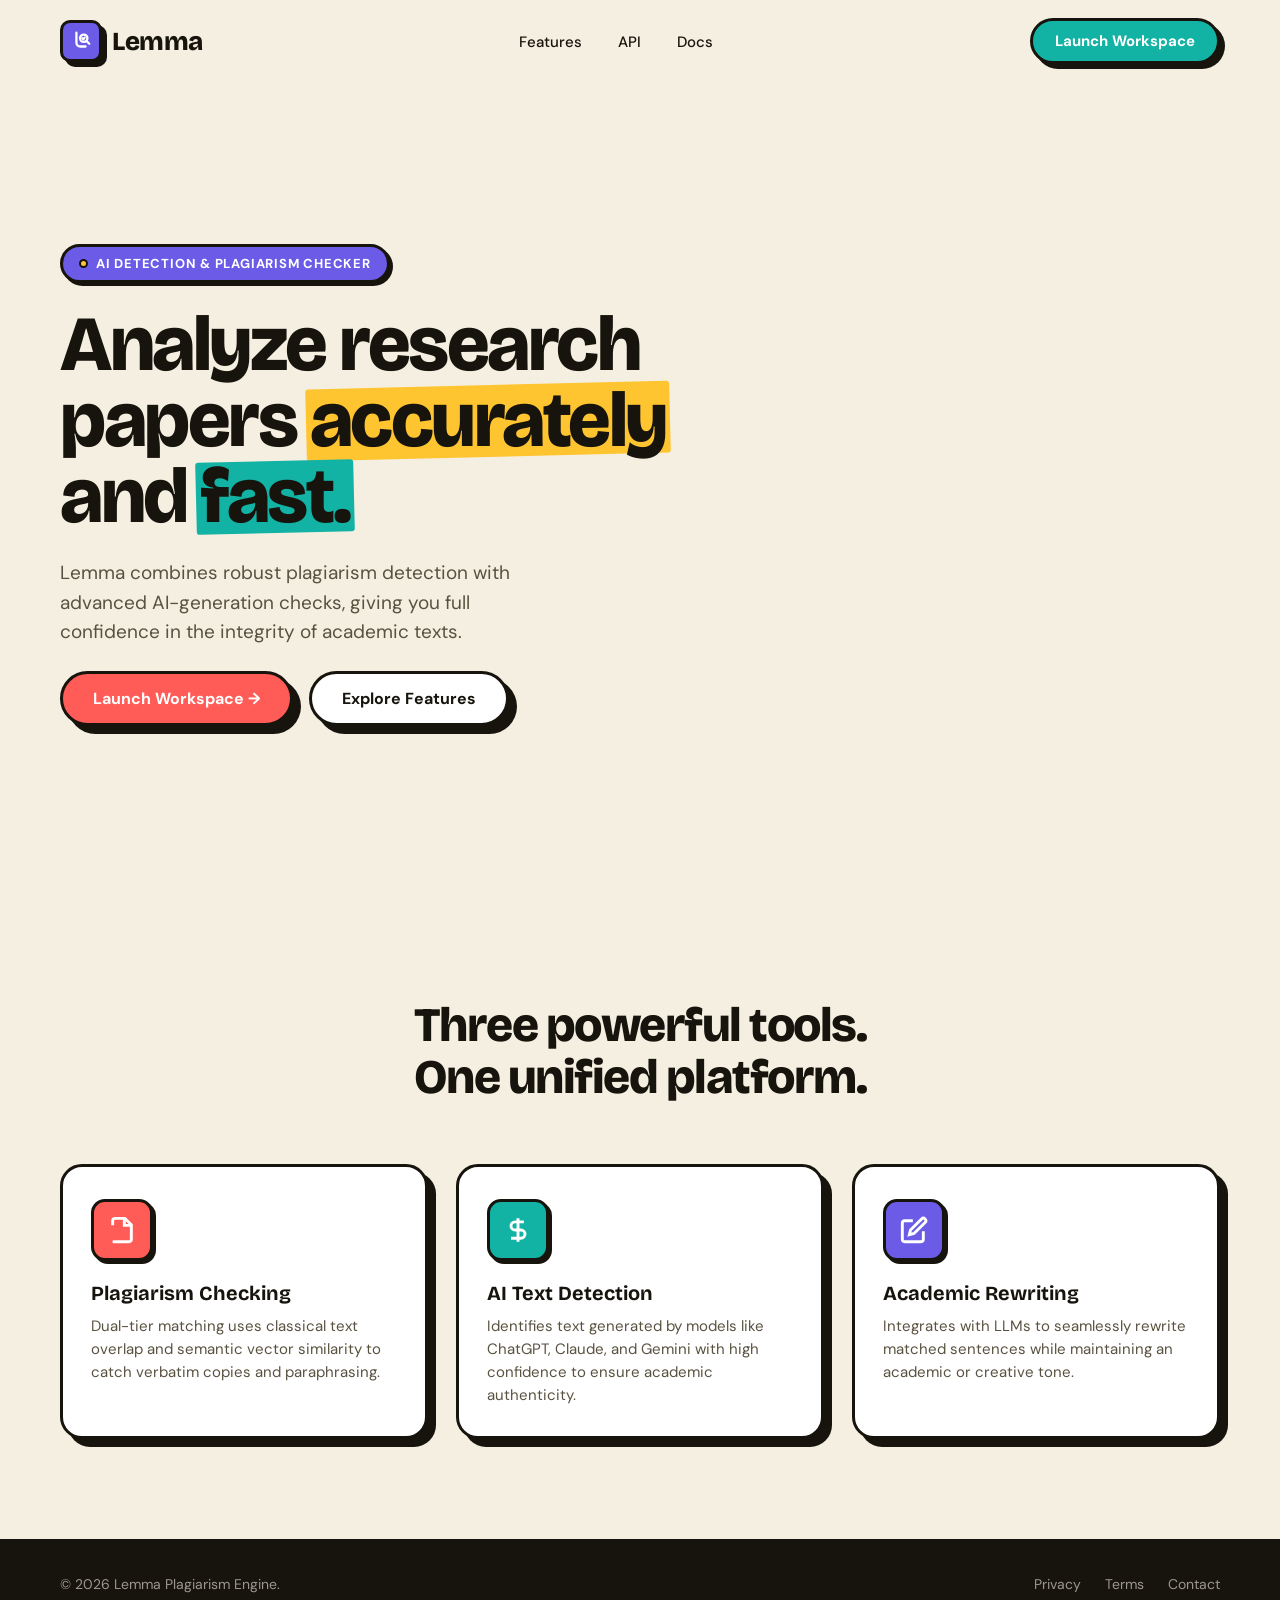
<file: frontend/index.html>
<!DOCTYPE html>
<html lang="en">
<head>
  <meta charset="UTF-8" />
  <meta name="viewport" content="width=device-width, initial-scale=1.0" />
  <title>Lemma - AI Plagiarism & Detection</title>
  <meta name="description" content="Lemma is a powerful tool for checking plagiarism and detecting AI-generated text in research papers." />
  <link rel="preconnect" href="https://fonts.googleapis.com" />
  <link rel="preconnect" href="https://fonts.gstatic.com" crossorigin />
  <link href="https://fonts.googleapis.com/css2?family=Bricolage+Grotesque:opsz,wght@12..96,400;12..96,700;12..96,800&family=DM+Sans:wght@400;500;700&display=swap" rel="stylesheet" />

  <style>
    /* RESET AND BASE */
    *, *::before, *::after { box-sizing: border-box; margin: 0; padding: 0; }

    :root {
      --cream:   #f5efe2;
      --ink:     #17140d;
      --teal:    #12b3a4;
      --coral:   #ff5b57;
      --mustard: #ffc531;
      --violet:  #6b5be6;
      --sky:     #3aa0ff;
      --muted:   #5a5240;
    }

    html { scroll-behavior: smooth; }

    body {
      font-family: 'DM Sans', sans-serif;
      background-color: var(--cream);
      color: var(--ink);
      overflow-x: hidden;
      min-width: 320px;
    }

    /* KEYFRAMES */
    @keyframes drift {
      0%   { transform: translateY(0px) rotate(0deg); }
      50%  { transform: translateY(-18px) rotate(8deg); }
      100% { transform: translateY(0px) rotate(0deg); }
    }
    @keyframes drift2 {
      0%   { transform: translateY(0px) rotate(-5deg); }
      50%  { transform: translateY(-14px) rotate(5deg); }
      100% { transform: translateY(0px) rotate(-5deg); }
    }
    @keyframes spin-slow {
      from { transform: rotate(0deg); }
      to   { transform: rotate(360deg); }
    }
    @keyframes bob {
      0%,100% { transform: translateY(0); }
      50%      { transform: translateY(-12px); }
    }
    @keyframes sway {
      0%,100% { transform: rotate(-6deg); }
      50%      { transform: rotate(6deg); }
    }
    @keyframes float-gentle {
      0%   { transform: translate(0,0) rotate(0deg); }
      33%  { transform: translate(6px,-10px) rotate(4deg); }
      66%  { transform: translate(-4px,-6px) rotate(-3deg); }
      100% { transform: translate(0,0) rotate(0deg); }
    }

    /* NAV */
    nav {
      position: relative;
      z-index: 100;
      display: flex;
      align-items: center;
      justify-content: space-between;
      padding: 18px 60px;
      background: var(--cream);
    }

    .nav-logo {
      display: flex;
      align-items: center;
      gap: 10px;
      text-decoration: none;
    }

    .logo-tile {
      width: 42px;
      height: 42px;
      background: var(--violet);
      border: 3px solid var(--ink);
      border-radius: 10px;
      box-shadow: 5px 5px 0 var(--ink);
      display: flex;
      align-items: center;
      justify-content: center;
      flex-shrink: 0;
    }

    .wordmark {
      font-family: 'Bricolage Grotesque', sans-serif;
      font-weight: 800;
      font-size: 26px;
      color: var(--ink);
      letter-spacing: -0.5px;
    }

    .nav-links {
      display: flex;
      gap: 36px;
      list-style: none;
    }

    .nav-links a {
      font-family: 'DM Sans', sans-serif;
      font-weight: 500;
      font-size: 15px;
      color: var(--ink);
      text-decoration: none;
      transition: color .18s;
    }

    .nav-links a:hover { color: var(--coral); }

    .nav-cta {
      display: inline-flex;
      align-items: center;
      padding: 10px 22px;
      background: var(--teal);
      color: #fff;
      font-family: 'DM Sans', sans-serif;
      font-weight: 700;
      font-size: 15px;
      border: 3px solid var(--ink);
      border-radius: 100px;
      box-shadow: 5px 5px 0 var(--ink);
      text-decoration: none;
      transition: transform .15s, box-shadow .15s;
    }

    .nav-cta:hover {
      transform: translate(2px, 2px);
      box-shadow: 3px 3px 0 var(--ink);
    }

    /* HERO */
    .hero {
      position: relative;
      display: grid;
      grid-template-columns: 1.08fr .92fr;
      gap: 32px;
      align-items: center;
      padding: 64px 60px 80px;
      min-height: calc(100vh - 78px);
      overflow: hidden;
    }

    /* CONFETTI LAYER */
    .confetti-layer {
      position: absolute;
      inset: 0;
      pointer-events: none;
      z-index: 0;
      overflow: hidden;
    }

    .confetti-shape { position: absolute; pointer-events: none; }

    .s1 { top: 8%; left: 3%; animation: drift 7s ease-in-out infinite; }
    .s2 { top: 6%; right: 4%; animation: float-gentle 9s ease-in-out infinite; }
    .s3 { top: 38%; left: 1%; animation: bob 6s ease-in-out infinite; }
    .s4 { top: 22%; right: 2%; animation: spin-slow 22s linear infinite; }
    .s5 { bottom: 28%; left: 6%; animation: sway 5s ease-in-out infinite; transform-origin: top center; }
    .s6 { bottom: 10%; left: 36%; animation: drift2 8s ease-in-out infinite; }
    .s7 { top: 15%; left: 42%; animation: bob 4.5s ease-in-out infinite; }
    .s8 { top: 55%; right: 5%; animation: bob 7s ease-in-out infinite; }
    .s9 { bottom: 5%; right: 8%; animation: spin-slow 30s linear infinite; }

    /* HERO COPY */
    .hero-copy {
      position: relative;
      z-index: 2;
      display: flex;
      flex-direction: column;
      gap: 24px;
    }

    .eyebrow-pill {
      display: inline-flex;
      align-items: center;
      gap: 8px;
      padding: 8px 16px;
      background: var(--violet);
      color: #fff;
      font-family: 'DM Sans', sans-serif;
      font-weight: 700;
      font-size: 13px;
      letter-spacing: .06em;
      text-transform: uppercase;
      border: 3px solid var(--ink);
      border-radius: 100px;
      box-shadow: 3px 3px 0 var(--ink);
      width: fit-content;
    }

    .eyebrow-dot {
      width: 9px;
      height: 9px;
      background: var(--mustard);
      border-radius: 50%;
      border: 2px solid var(--ink);
      flex-shrink: 0;
    }

    .hero-headline {
      font-family: 'Bricolage Grotesque', sans-serif;
      font-weight: 800;
      font-size: 78px;
      line-height: .97;
      letter-spacing: -2.5px;
      color: var(--ink);
    }

    .highlight-wrap {
      position: relative;
      display: inline-block;
    }

    .highlight-wrap::before {
      content: '';
      position: absolute;
      inset: 2px -4px;
      z-index: -1;
      transform: rotate(-1.4deg);
      border-radius: 3px;
    }

    .hl-mustard::before { background: var(--mustard); }
    .hl-teal::before    { background: var(--teal); }

    .hero-lead {
      font-size: 19px;
      line-height: 1.55;
      color: var(--muted);
      max-width: 490px;
      font-weight: 400;
    }

    /* CTA ROW */
    .cta-row {
      display: flex;
      gap: 16px;
      flex-wrap: wrap;
    }

    .btn-primary {
      display: inline-flex;
      align-items: center;
      gap: 6px;
      padding: 14px 30px;
      background: var(--coral);
      color: #fff;
      font-family: 'DM Sans', sans-serif;
      font-weight: 700;
      font-size: 16px;
      border: 3px solid var(--ink);
      border-radius: 100px;
      box-shadow: 8px 8px 0 var(--ink);
      cursor: pointer;
      text-decoration: none;
      transition: transform .15s, box-shadow .15s;
    }

    .btn-primary:hover {
      transform: translate(4px, 4px);
      box-shadow: 3px 3px 0 var(--ink);
    }

    .btn-secondary {
      display: inline-flex;
      align-items: center;
      gap: 8px;
      padding: 14px 30px;
      background: #fff;
      color: var(--ink);
      font-family: 'DM Sans', sans-serif;
      font-weight: 700;
      font-size: 16px;
      border: 3px solid var(--ink);
      border-radius: 100px;
      box-shadow: 8px 8px 0 var(--ink);
      cursor: pointer;
      text-decoration: none;
      transition: transform .15s, box-shadow .15s;
    }

    .btn-secondary:hover {
      transform: translate(4px, 4px);
      box-shadow: 3px 3px 0 var(--ink);
    }

    /* FEATURES */
    .features {
      padding: 96px 60px 100px;
      position: relative;
      overflow: hidden;
    }

    .features-header {
      text-align: center;
      margin-bottom: 60px;
      display: flex;
      flex-direction: column;
      align-items: center;
      gap: 20px;
    }

    .features-heading {
      font-family: 'Bricolage Grotesque', sans-serif;
      font-weight: 800;
      font-size: 48px;
      line-height: 1.08;
      letter-spacing: -1.5px;
      color: var(--ink);
      max-width: 640px;
    }

    .features-grid {
      display: grid;
      grid-template-columns: repeat(3, 1fr);
      gap: 28px;
    }

    .feature-card {
      background: #fff;
      border: 3px solid var(--ink);
      border-radius: 22px;
      box-shadow: 8px 8px 0 var(--ink);
      padding: 32px 28px 28px;
      position: relative;
      overflow: hidden;
      transition: transform .18s, box-shadow .18s;
    }

    .feature-card:hover {
      transform: translate(4px, 4px);
      box-shadow: 3px 3px 0 var(--ink);
    }

    .icon-chip {
      width: 62px;
      height: 62px;
      border: 3px solid var(--ink);
      border-radius: 14px;
      box-shadow: 3px 3px 0 var(--ink);
      display: flex;
      align-items: center;
      justify-content: center;
      margin-bottom: 20px;
      position: relative;
      z-index: 1;
    }

    .ic-coral   { background: var(--coral); }
    .ic-teal    { background: var(--teal); }
    .ic-violet  { background: var(--violet); }

    .feature-title {
      font-family: 'Bricolage Grotesque', sans-serif;
      font-weight: 700;
      font-size: 20px;
      color: var(--ink);
      margin-bottom: 10px;
      position: relative;
      z-index: 1;
    }

    .feature-copy {
      font-family: 'DM Sans', sans-serif;
      font-size: 15px;
      line-height: 1.55;
      color: var(--muted);
      position: relative;
      z-index: 1;
    }

    /* FOOTER */
    footer {
      background: var(--ink);
      color: var(--cream);
      padding: 36px 60px;
      display: flex;
      align-items: center;
      justify-content: space-between;
      flex-wrap: wrap;
      gap: 16px;
    }

    .footer-copy {
      font-family: 'DM Sans', sans-serif;
      font-size: 14px;
      opacity: .6;
    }

    .footer-links { display: flex; gap: 24px; }

    .footer-links a {
      font-family: 'DM Sans', sans-serif;
      font-size: 14px;
      color: var(--cream);
      text-decoration: none;
      opacity: .6;
      transition: opacity .15s;
    }

    .footer-links a:hover { opacity: 1; }
  </style>
</head>
<body>

  <!-- NAV -->
  <nav>
    <a class="nav-logo" href="index.html" id="nav-logo">
      <div class="logo-tile">
        <svg width="22" height="22" viewBox="0 0 24 24" fill="none" stroke="currentColor" stroke-width="2.5" stroke-linecap="round" stroke-linejoin="round" style="color: #fff;">
          <path d="M7 3v11c0 2.2 1.8 4 4 4h6"></path>
          <circle cx="15" cy="9" r="4"></circle>
          <line x1="18" y1="12" x2="21" y2="15"></line>
          <path d="M13.5 9l1 1 1.5-1.5"></path>
        </svg>
      </div>
      <span class="wordmark">Lemma</span>
    </a>

    <ul class="nav-links">
      <li><a href="#features">Features</a></li>
      <li><a href="#">API</a></li>
      <li><a href="#">Docs</a></li>
    </ul>

    <a class="nav-cta" href="dashboard.html">Launch Workspace</a>
  </nav>

  <!-- HERO -->
  <section class="hero" id="hero">
    <!-- HERO: COPY COLUMN -->
    <div class="hero-copy" id="hero-copy">

      <div class="eyebrow-pill" id="eyebrow-pill">
        <span class="eyebrow-dot"></span>
        AI Detection & Plagiarism Checker
      </div>

      <h1 class="hero-headline" id="hero-headline">
        Analyze research<br>
        papers <span class="highlight-wrap hl-mustard">accurately</span>
        and
        <span class="highlight-wrap hl-teal">fast.</span>
      </h1>

      <p class="hero-lead" id="hero-lead">
        Lemma combines robust plagiarism detection with advanced AI-generation checks, giving you full confidence in the integrity of academic texts.
      </p>

      <div class="cta-row" id="cta-row">
        <a class="btn-primary" href="dashboard.html">Launch Workspace &rarr;</a>
        <a class="btn-secondary" href="#features">
          Explore Features
        </a>
      </div>
    </div>
  </section>

  <!-- FEATURES SECTION -->
  <section class="features" id="features">
    <div class="features-header">
      <h2 class="features-heading">
        Three powerful tools.<br>One unified platform.
      </h2>
    </div>

    <div class="features-grid">
      <div class="feature-card">
        <div class="icon-chip ic-coral">
          <svg width="28" height="28" viewBox="0 0 24 24" fill="none" stroke="#fff" stroke-width="2.5">
            <path d="M4 22h14a2 2 0 0 0 2-2V7.5L14.5 2H6a2 2 0 0 0-2 2v4"></path>
            <polyline points="14 2 14 8 20 8"></polyline>
          </svg>
        </div>
        <h3 class="feature-title">Plagiarism Checking</h3>
        <p class="feature-copy">Dual-tier matching uses classical text overlap and semantic vector similarity to catch verbatim copies and paraphrasing.</p>
      </div>

      <div class="feature-card">
        <div class="icon-chip ic-teal">
          <svg width="28" height="28" viewBox="0 0 24 24" fill="none" stroke="#fff" stroke-width="2.5">
            <path d="M12 2v20M17 5H9.5a3.5 3.5 0 0 0 0 7h5a3.5 3.5 0 0 1 0 7H6"></path>
          </svg>
        </div>
        <h3 class="feature-title">AI Text Detection</h3>
        <p class="feature-copy">Identifies text generated by models like ChatGPT, Claude, and Gemini with high confidence to ensure academic authenticity.</p>
      </div>

      <div class="feature-card">
        <div class="icon-chip ic-violet">
          <svg width="28" height="28" viewBox="0 0 24 24" fill="none" stroke="#fff" stroke-width="2.5">
            <path d="M11 4H4a2 2 0 0 0-2 2v14a2 2 0 0 0 2 2h14a2 2 0 0 0 2-2v-7"></path>
            <path d="M18.5 2.5a2.121 2.121 0 0 1 3 3L12 15l-4 1 1-4 9.5-9.5z"></path>
          </svg>
        </div>
        <h3 class="feature-title">Academic Rewriting</h3>
        <p class="feature-copy">Integrates with LLMs to seamlessly rewrite matched sentences while maintaining an academic or creative tone.</p>
      </div>
    </div>
  </section>

  <!-- FOOTER -->
  <footer>
    <span class="footer-copy">&copy; 2026 Lemma Plagiarism Engine.</span>
    <div class="footer-links">
      <a href="#">Privacy</a>
      <a href="#">Terms</a>
      <a href="#">Contact</a>
    </div>
  </footer>

</body>
</html>
</file>
